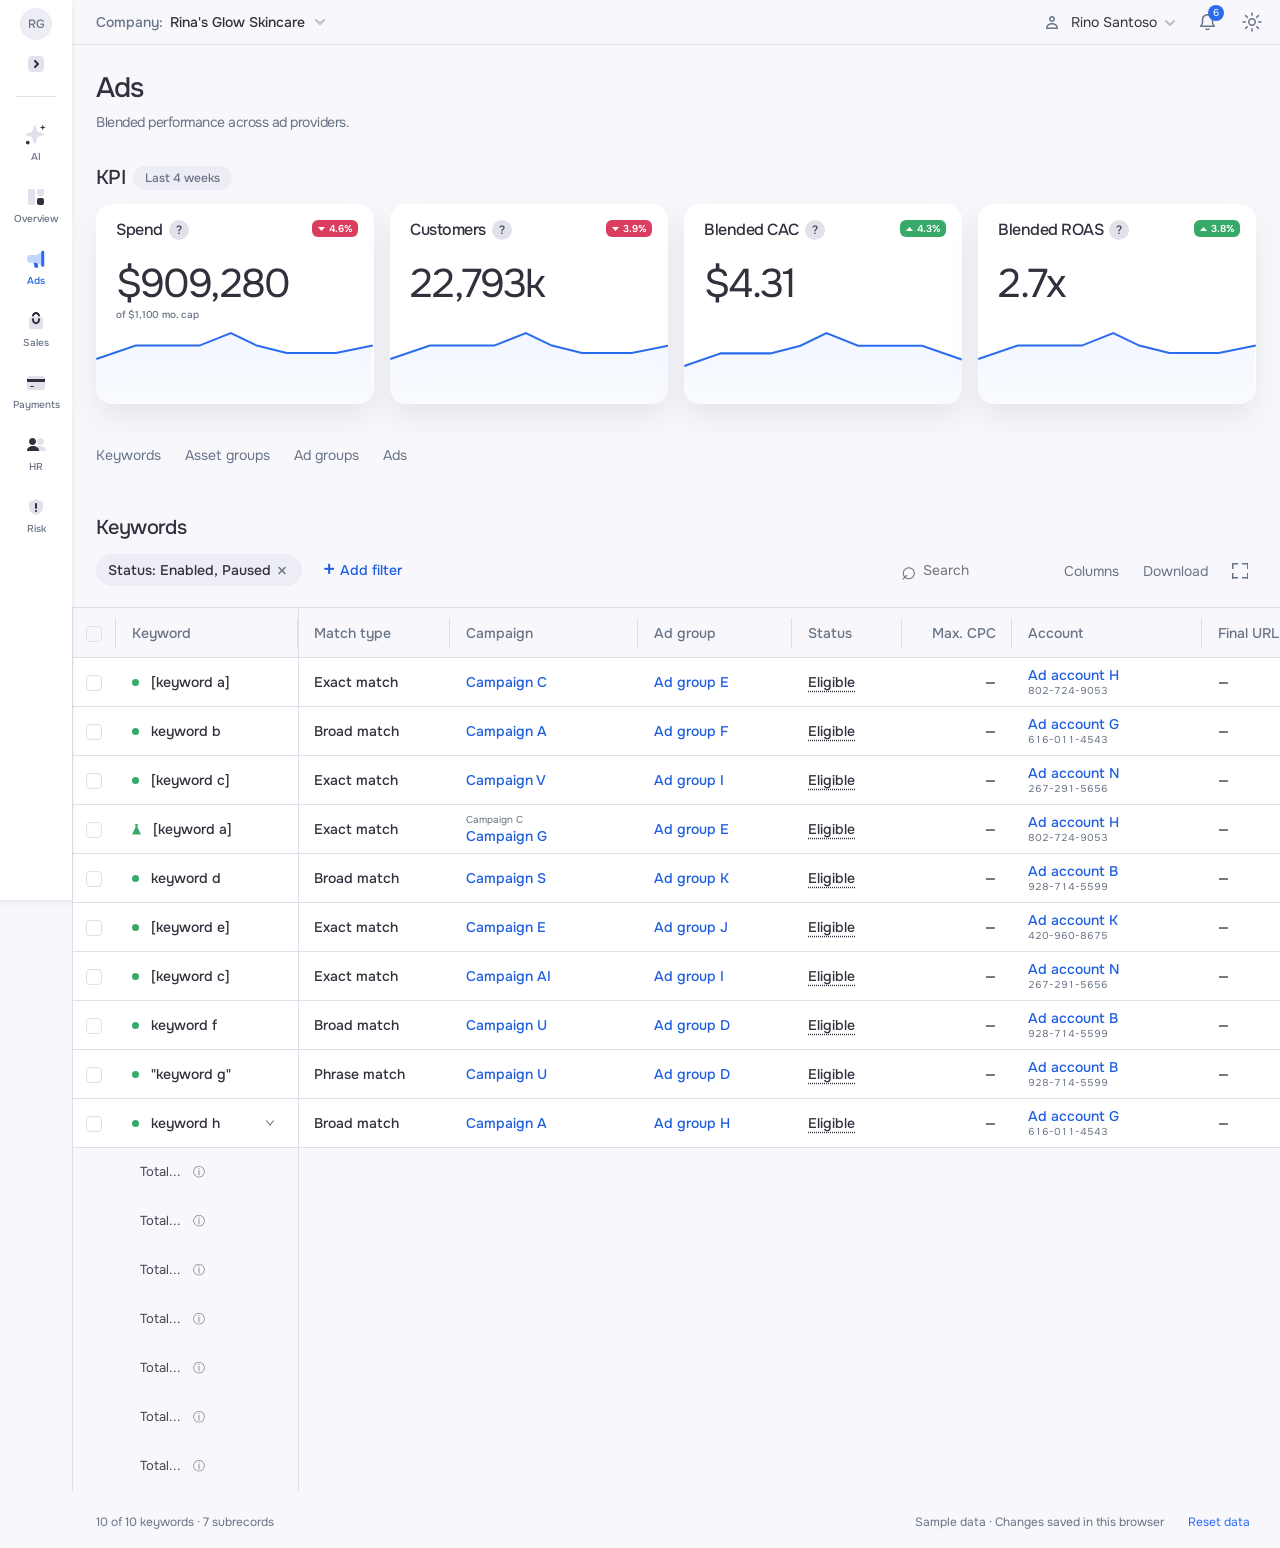
<file: index.html>
<!doctype html>
<html lang="en">
<head><meta charset="utf-8"><meta name="viewport" content="width=device-width, initial-scale=1"><meta name="theme-color" content="#f8f8fc"><title>Ads · Rina's Glow Skincare</title><link rel="stylesheet" href="styles.css"><link rel="stylesheet" href="themes.css"><link rel="stylesheet" href="variant.css"><link rel="stylesheet" href="examples.css"></head>
<body class="layout-fixed">
<aside class="sidebar" aria-label="Main navigation">
  <div class="brand"><img src="assets/imgEllipse3.svg" data-light-src="assets/imgEllipse3.svg" data-dark-src="assets/dark/imgEllipse3.svg" alt=""><span>RG</span></div>
  <div class="sidebar-company"><p>Rina's Glow Skincare</p><span>Partner Portal</span></div>
  <button class="rail-toggle" aria-label="Expand navigation" aria-expanded="false" aria-controls="main-navigation"><img src="assets/imgFrame49.svg" data-light-src="assets/imgFrame49.svg" data-dark-src="assets/dark/imgFrame49.svg" alt=""></button>
  <img class="rail-rule compact-rule" src="assets/imgVector14.svg" data-light-src="assets/imgVector14.svg" data-dark-src="assets/dark/imgVector14.svg" alt="">
  <img class="rail-rule expanded-rule" src="assets/menu-divider.svg" data-light-src="assets/menu-divider.svg" data-dark-src="assets/dark/menu-divider.svg" alt="">
  <nav id="main-navigation"><button data-section="AI"><img src="assets/imgAi1.svg" data-light-src="assets/imgAi1.svg" data-dark-src="assets/dark/imgAi1.svg" alt=""><span>AI</span></button><button data-section="Overview"><span class="overview-icon"><i></i><i></i><i></i></span><span>Overview</span></button><button class="active" aria-current="page" data-section="Ads"><img src="assets/imgAds1.svg" data-light-src="assets/imgAds1.svg" data-dark-src="assets/dark/imgAds1.svg" alt=""><span>Ads</span></button><button data-section="Sales"><img src="assets/imgSales1.svg" data-light-src="assets/imgSales1.svg" data-dark-src="assets/dark/imgSales1.svg" alt=""><span>Sales</span></button><button data-section="Payments"><img src="assets/imgPayments1.svg" data-light-src="assets/imgPayments1.svg" data-dark-src="assets/dark/imgPayments1.svg" alt=""><span>Payments</span></button><button data-section="HR"><img src="assets/imgHr1.svg" data-light-src="assets/imgHr1.svg" data-dark-src="assets/dark/imgHr1.svg" alt=""><span>HR</span></button><button data-section="Risk"><img src="assets/imgRisk1.svg" data-light-src="assets/imgRisk1.svg" data-dark-src="assets/dark/imgRisk1.svg" alt=""><span>Risk</span></button></nav>
</aside>
<div class="app">
<header class="topbar"><div class="topbar-inner"><button class="company" id="company"><span>Company:</span> Rina's Glow Skincare <img src="assets/imgVector13.svg" alt=""></button><div class="account-tools"><button id="profile"><img src="assets/imgFrame59.svg" alt=""><span>Rino Santoso</span><img src="assets/imgFrame61.svg" alt=""></button><button id="notifications" class="notification" aria-label="Notifications, 6 unread"><img src="assets/imgNotifications1.svg" alt=""><span>6</span></button><button id="theme" aria-label="Switch color theme"><img src="assets/imgSun1.svg" alt=""></button></div></div></header>
<main>
<div class="content">
  <div class="page-title"><h1>Ads</h1><p>Blended performance across ad providers.</p></div>
  <section class="kpi-section" aria-labelledby="kpi-title"><div class="section-heading"><h2 id="kpi-title">KPI</h2><span class="period">Last 4 weeks</span></div><div class="kpi-grid" id="kpis"></div></section>
</div>
<nav class="example-tabs" aria-label="Table examples"><a href="index.html">Keywords</a><a href="asset-groups.html">Asset groups</a><a href="ad-groups.html">Ad groups</a><a href="ads.html">Ads</a></nav><section class="keywords" id="keywords" aria-labelledby="keywords-title">
  <div class="keywords-heading"><h2 id="keywords-title">Keywords</h2><span id="result-count" aria-live="polite"></span></div>
  <div class="table-toolbar"><div class="filter-tools"><span class="filter-chip" id="status-chip"><button id="status-filter">Status: Enabled, Paused</button><button id="remove-status" aria-label="Remove status filter"><img src="assets/filter-remove.svg" alt=""></button></span><button class="chip" id="add-filter"><span class="plus">+</span> Add filter</button><span id="filter-chips"></span></div><div class="table-tools"><label class="search"><span aria-hidden="true">⌕</span><input type="search" id="search" aria-label="Search keywords" placeholder="Search"></label><button id="columns" title="Choose columns">Columns</button><button id="download" title="Download filtered rows as CSV">Download</button><button id="expand" aria-label="Expand table" title="Expand table"><span class="expand-icon" aria-hidden="true"></span></button></div></div>
  <div class="bulk-bar" id="bulk-bar" hidden><strong id="selection-count"></strong><button data-bulk="Enabled">Enable</button><button data-bulk="Paused">Pause</button><button id="clear-selection">Clear selection</button></div>
  <div class="table-scroll" tabindex="0" role="region" aria-label="Keywords table, scroll horizontally to see all columns"><table id="keyword-table"><caption class="sr-only">Advertising keywords and performance, transcribed from the supplied table.</caption><colgroup id="table-cols"></colgroup><thead id="table-head"></thead><tbody id="table-body"></tbody></table></div>
  <footer class="table-footer"><span id="table-count"></span><span>Sample data · Changes saved in this browser</span><button id="reset">Reset data</button></footer>
</section>
</main>
</div>
<dialog id="dialog"><div class="dialog-heading"><h2 id="dialog-title"></h2><button id="dialog-close" aria-label="Close dialog">×</button></div><div id="dialog-content"></div></dialog><div id="toast" role="status" hidden></div>
<script src="data.js"></script><script src="app.js"></script>
</body></html>
</file>
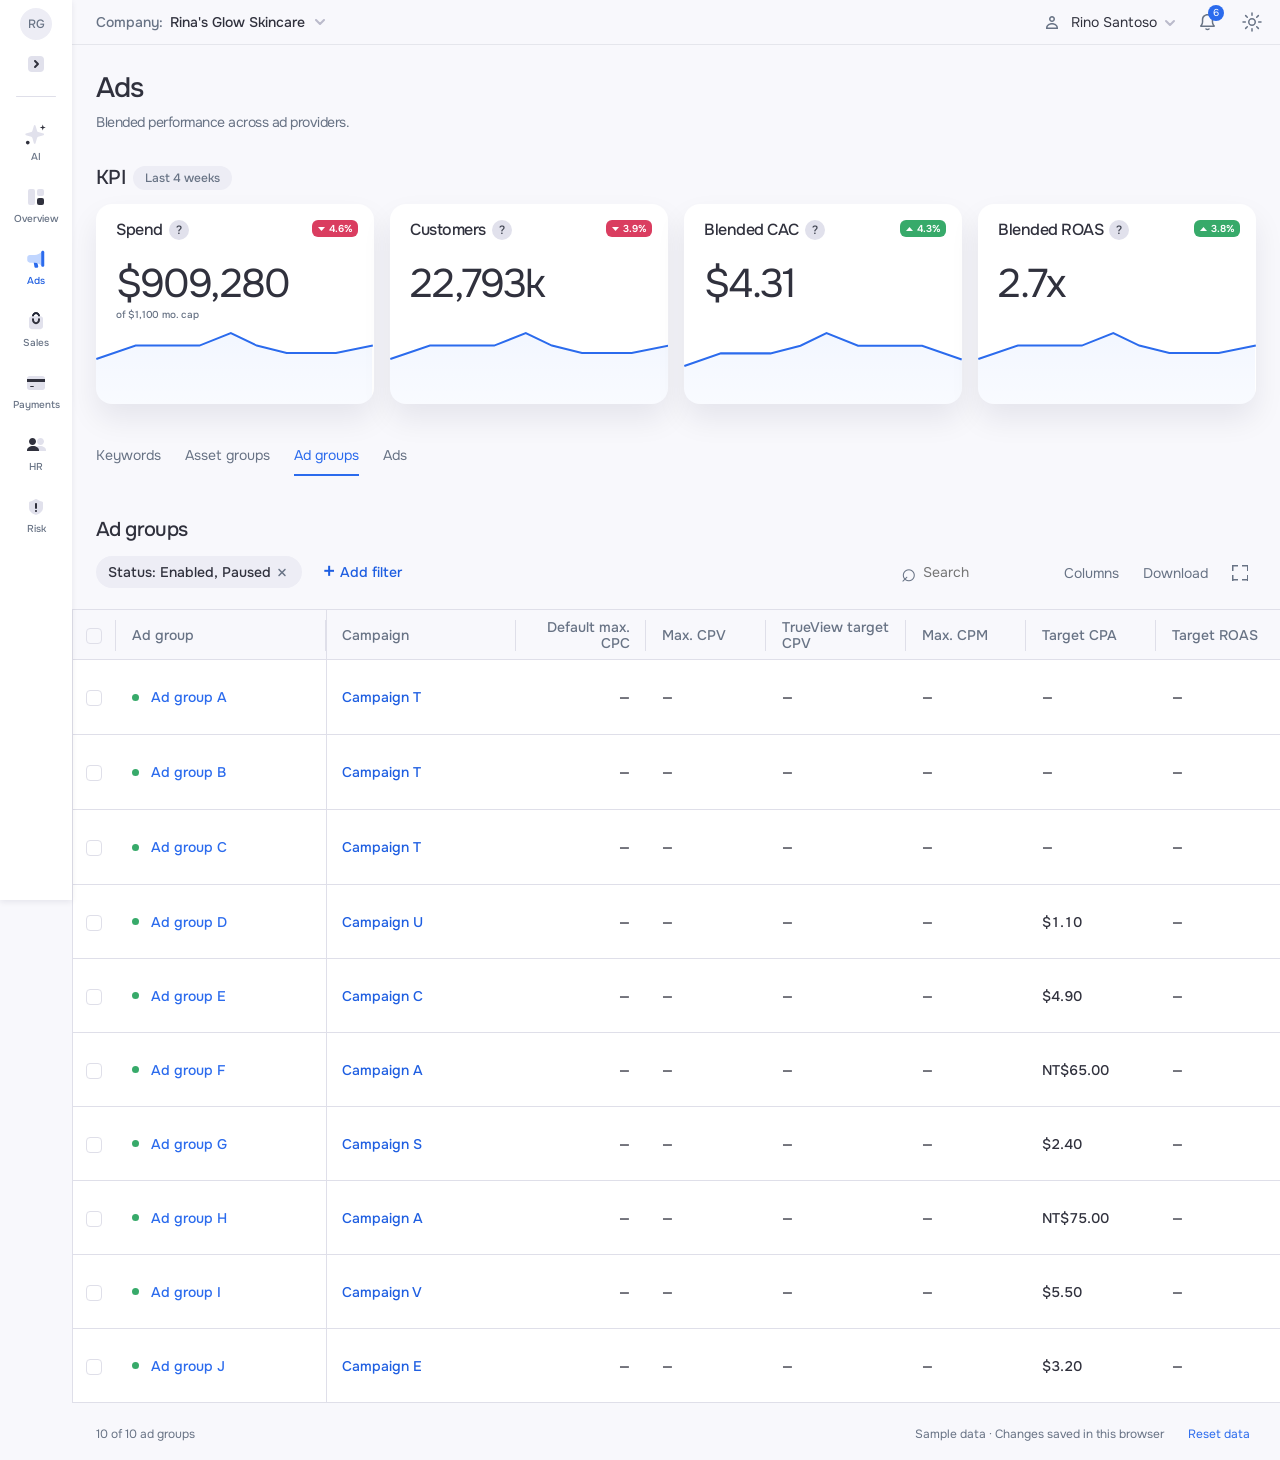
<file: ad-groups.html>
<!doctype html>
<html lang="en">
<head><meta charset="utf-8"><meta name="viewport" content="width=device-width, initial-scale=1"><meta name="theme-color" content="#f8f8fc"><title>Ads · Rina's Glow Skincare</title><link rel="stylesheet" href="styles.css"><link rel="stylesheet" href="themes.css"><link rel="stylesheet" href="variant.css"><link rel="stylesheet" href="examples.css"></head>
<body class="layout-fixed example-page groups" data-table-title="Ad groups">
<aside class="sidebar" aria-label="Main navigation">
  <div class="brand"><img src="assets/imgEllipse3.svg" data-light-src="assets/imgEllipse3.svg" data-dark-src="assets/dark/imgEllipse3.svg" alt=""><span>RG</span></div>
  <div class="sidebar-company"><p>Rina's Glow Skincare</p><span>Partner Portal</span></div>
  <button class="rail-toggle" aria-label="Expand navigation" aria-expanded="false" aria-controls="main-navigation"><img src="assets/imgFrame49.svg" data-light-src="assets/imgFrame49.svg" data-dark-src="assets/dark/imgFrame49.svg" alt=""></button>
  <img class="rail-rule compact-rule" src="assets/imgVector14.svg" data-light-src="assets/imgVector14.svg" data-dark-src="assets/dark/imgVector14.svg" alt="">
  <img class="rail-rule expanded-rule" src="assets/menu-divider.svg" data-light-src="assets/menu-divider.svg" data-dark-src="assets/dark/menu-divider.svg" alt="">
  <nav id="main-navigation"><button data-section="AI"><img src="assets/imgAi1.svg" data-light-src="assets/imgAi1.svg" data-dark-src="assets/dark/imgAi1.svg" alt=""><span>AI</span></button><button data-section="Overview"><span class="overview-icon"><i></i><i></i><i></i></span><span>Overview</span></button><button class="active" aria-current="page" data-section="Ads"><img src="assets/imgAds1.svg" data-light-src="assets/imgAds1.svg" data-dark-src="assets/dark/imgAds1.svg" alt=""><span>Ads</span></button><button data-section="Sales"><img src="assets/imgSales1.svg" data-light-src="assets/imgSales1.svg" data-dark-src="assets/dark/imgSales1.svg" alt=""><span>Sales</span></button><button data-section="Payments"><img src="assets/imgPayments1.svg" data-light-src="assets/imgPayments1.svg" data-dark-src="assets/dark/imgPayments1.svg" alt=""><span>Payments</span></button><button data-section="HR"><img src="assets/imgHr1.svg" data-light-src="assets/imgHr1.svg" data-dark-src="assets/dark/imgHr1.svg" alt=""><span>HR</span></button><button data-section="Risk"><img src="assets/imgRisk1.svg" data-light-src="assets/imgRisk1.svg" data-dark-src="assets/dark/imgRisk1.svg" alt=""><span>Risk</span></button></nav>
</aside>
<div class="app">
<header class="topbar"><div class="topbar-inner"><button class="company" id="company"><span>Company:</span> Rina's Glow Skincare <img src="assets/imgVector13.svg" alt=""></button><div class="account-tools"><button id="profile"><img src="assets/imgFrame59.svg" alt=""><span>Rino Santoso</span><img src="assets/imgFrame61.svg" alt=""></button><button id="notifications" class="notification" aria-label="Notifications, 6 unread"><img src="assets/imgNotifications1.svg" alt=""><span>6</span></button><button id="theme" aria-label="Switch color theme"><img src="assets/imgSun1.svg" alt=""></button></div></div></header>
<main>
<div class="content">
  <div class="page-title"><h1>Ads</h1><p>Blended performance across ad providers.</p></div>
  <section class="kpi-section" aria-labelledby="kpi-title"><div class="section-heading"><h2 id="kpi-title">KPI</h2><span class="period">Last 4 weeks</span></div><div class="kpi-grid" id="kpis"></div></section>
</div>
<nav class="example-tabs" aria-label="Table examples"><a href="index.html">Keywords</a><a href="asset-groups.html">Asset groups</a><a href="ad-groups.html">Ad groups</a><a href="ads.html">Ads</a></nav><section class="keywords" id="keywords" aria-labelledby="keywords-title">
  <div class="keywords-heading"><h2 id="keywords-title">Keywords</h2><span id="result-count" aria-live="polite"></span></div>
  <div class="table-toolbar"><div class="filter-tools"><span class="filter-chip" id="status-chip"><button id="status-filter">Status: Enabled, Paused</button><button id="remove-status" aria-label="Remove status filter"><img src="assets/filter-remove.svg" alt=""></button></span><button class="chip" id="add-filter"><span class="plus">+</span> Add filter</button><span id="filter-chips"></span></div><div class="table-tools"><label class="search"><span aria-hidden="true">⌕</span><input type="search" id="search" aria-label="Search keywords" placeholder="Search"></label><button id="columns" title="Choose columns">Columns</button><button id="download" title="Download filtered rows as CSV">Download</button><button id="expand" aria-label="Expand table" title="Expand table"><span class="expand-icon" aria-hidden="true"></span></button></div></div>
  <div class="bulk-bar" id="bulk-bar" hidden><strong id="selection-count"></strong><button data-bulk="Enabled">Enable</button><button data-bulk="Paused">Pause</button><button id="clear-selection">Clear selection</button></div>
  <div class="table-scroll" tabindex="0" role="region" aria-label="Keywords table, scroll horizontally to see all columns"><table id="keyword-table"><caption class="sr-only">Advertising keywords and performance, transcribed from the supplied table.</caption><colgroup id="table-cols"></colgroup><thead id="table-head"></thead><tbody id="table-body"></tbody></table></div>
  <footer class="table-footer"><span id="table-count"></span><span>Sample data · Changes saved in this browser</span><button id="reset">Reset data</button></footer>
</section>
</main>
</div>
<dialog id="dialog"><div class="dialog-heading"><h2 id="dialog-title"></h2><button id="dialog-close" aria-label="Close dialog">×</button></div><div id="dialog-content"></div></dialog><div id="toast" role="status" hidden></div>
<script src="ad-groups-data.js"></script><script src="app.js"></script><script src="examples.js"></script>
</body></html>
</file>
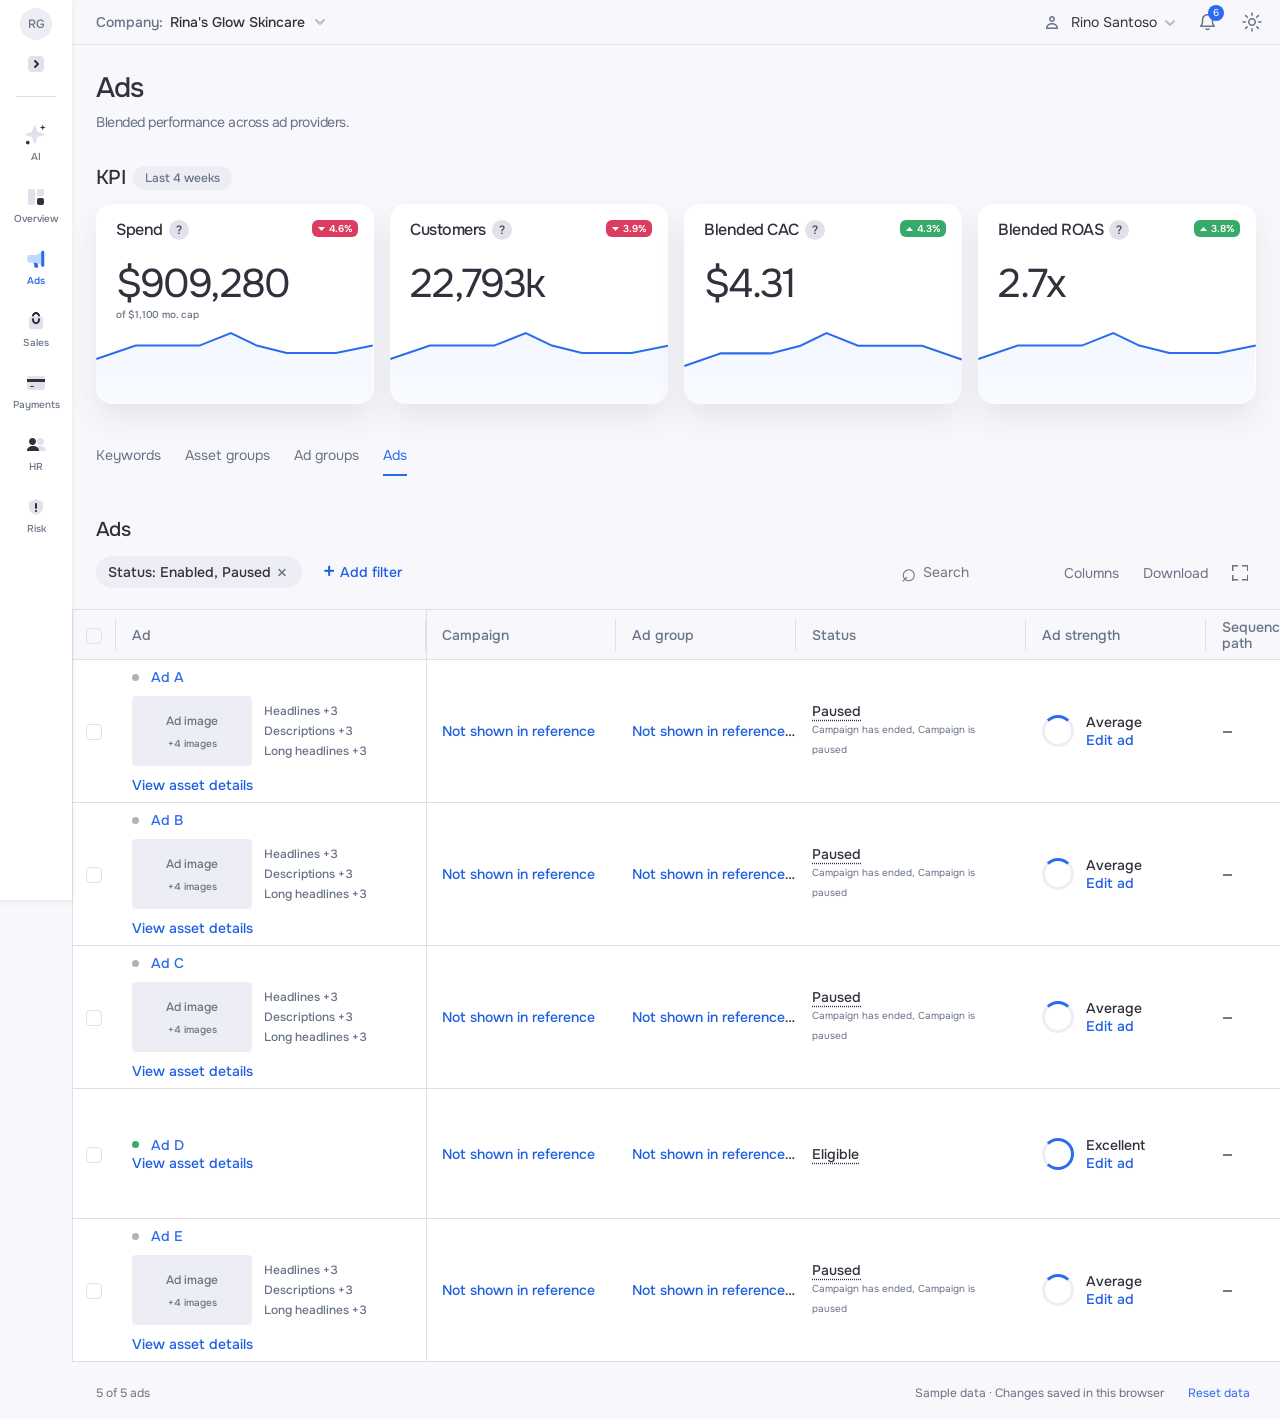
<file: ads.html>
<!doctype html>
<html lang="en">
<head><meta charset="utf-8"><meta name="viewport" content="width=device-width, initial-scale=1"><meta name="theme-color" content="#f8f8fc"><title>Ads · Rina's Glow Skincare</title><link rel="stylesheet" href="styles.css"><link rel="stylesheet" href="themes.css"><link rel="stylesheet" href="variant.css"><link rel="stylesheet" href="examples.css"></head>
<body class="layout-fixed example-page ads" data-table-title="Ads">
<aside class="sidebar" aria-label="Main navigation">
  <div class="brand"><img src="assets/imgEllipse3.svg" data-light-src="assets/imgEllipse3.svg" data-dark-src="assets/dark/imgEllipse3.svg" alt=""><span>RG</span></div>
  <div class="sidebar-company"><p>Rina's Glow Skincare</p><span>Partner Portal</span></div>
  <button class="rail-toggle" aria-label="Expand navigation" aria-expanded="false" aria-controls="main-navigation"><img src="assets/imgFrame49.svg" data-light-src="assets/imgFrame49.svg" data-dark-src="assets/dark/imgFrame49.svg" alt=""></button>
  <img class="rail-rule compact-rule" src="assets/imgVector14.svg" data-light-src="assets/imgVector14.svg" data-dark-src="assets/dark/imgVector14.svg" alt="">
  <img class="rail-rule expanded-rule" src="assets/menu-divider.svg" data-light-src="assets/menu-divider.svg" data-dark-src="assets/dark/menu-divider.svg" alt="">
  <nav id="main-navigation"><button data-section="AI"><img src="assets/imgAi1.svg" data-light-src="assets/imgAi1.svg" data-dark-src="assets/dark/imgAi1.svg" alt=""><span>AI</span></button><button data-section="Overview"><span class="overview-icon"><i></i><i></i><i></i></span><span>Overview</span></button><button class="active" aria-current="page" data-section="Ads"><img src="assets/imgAds1.svg" data-light-src="assets/imgAds1.svg" data-dark-src="assets/dark/imgAds1.svg" alt=""><span>Ads</span></button><button data-section="Sales"><img src="assets/imgSales1.svg" data-light-src="assets/imgSales1.svg" data-dark-src="assets/dark/imgSales1.svg" alt=""><span>Sales</span></button><button data-section="Payments"><img src="assets/imgPayments1.svg" data-light-src="assets/imgPayments1.svg" data-dark-src="assets/dark/imgPayments1.svg" alt=""><span>Payments</span></button><button data-section="HR"><img src="assets/imgHr1.svg" data-light-src="assets/imgHr1.svg" data-dark-src="assets/dark/imgHr1.svg" alt=""><span>HR</span></button><button data-section="Risk"><img src="assets/imgRisk1.svg" data-light-src="assets/imgRisk1.svg" data-dark-src="assets/dark/imgRisk1.svg" alt=""><span>Risk</span></button></nav>
</aside>
<div class="app">
<header class="topbar"><div class="topbar-inner"><button class="company" id="company"><span>Company:</span> Rina's Glow Skincare <img src="assets/imgVector13.svg" alt=""></button><div class="account-tools"><button id="profile"><img src="assets/imgFrame59.svg" alt=""><span>Rino Santoso</span><img src="assets/imgFrame61.svg" alt=""></button><button id="notifications" class="notification" aria-label="Notifications, 6 unread"><img src="assets/imgNotifications1.svg" alt=""><span>6</span></button><button id="theme" aria-label="Switch color theme"><img src="assets/imgSun1.svg" alt=""></button></div></div></header>
<main>
<div class="content">
  <div class="page-title"><h1>Ads</h1><p>Blended performance across ad providers.</p></div>
  <section class="kpi-section" aria-labelledby="kpi-title"><div class="section-heading"><h2 id="kpi-title">KPI</h2><span class="period">Last 4 weeks</span></div><div class="kpi-grid" id="kpis"></div></section>
</div>
<nav class="example-tabs" aria-label="Table examples"><a href="index.html">Keywords</a><a href="asset-groups.html">Asset groups</a><a href="ad-groups.html">Ad groups</a><a href="ads.html">Ads</a></nav><section class="keywords" id="keywords" aria-labelledby="keywords-title">
  <div class="keywords-heading"><h2 id="keywords-title">Keywords</h2><span id="result-count" aria-live="polite"></span></div>
  <div class="table-toolbar"><div class="filter-tools"><span class="filter-chip" id="status-chip"><button id="status-filter">Status: Enabled, Paused</button><button id="remove-status" aria-label="Remove status filter"><img src="assets/filter-remove.svg" alt=""></button></span><button class="chip" id="add-filter"><span class="plus">+</span> Add filter</button><span id="filter-chips"></span></div><div class="table-tools"><label class="search"><span aria-hidden="true">⌕</span><input type="search" id="search" aria-label="Search keywords" placeholder="Search"></label><button id="columns" title="Choose columns">Columns</button><button id="download" title="Download filtered rows as CSV">Download</button><button id="expand" aria-label="Expand table" title="Expand table"><span class="expand-icon" aria-hidden="true"></span></button></div></div>
  <div class="bulk-bar" id="bulk-bar" hidden><strong id="selection-count"></strong><button data-bulk="Enabled">Enable</button><button data-bulk="Paused">Pause</button><button id="clear-selection">Clear selection</button></div>
  <div class="table-scroll" tabindex="0" role="region" aria-label="Keywords table, scroll horizontally to see all columns"><table id="keyword-table"><caption class="sr-only">Advertising keywords and performance, transcribed from the supplied table.</caption><colgroup id="table-cols"></colgroup><thead id="table-head"></thead><tbody id="table-body"></tbody></table></div>
  <footer class="table-footer"><span id="table-count"></span><span>Sample data · Changes saved in this browser</span><button id="reset">Reset data</button></footer>
</section>
</main>
</div>
<dialog id="dialog"><div class="dialog-heading"><h2 id="dialog-title"></h2><button id="dialog-close" aria-label="Close dialog">×</button></div><div id="dialog-content"></div></dialog><div id="toast" role="status" hidden></div>
<script src="ads-data.js"></script><script src="app.js"></script><script src="examples.js"></script>
</body></html>
</file>
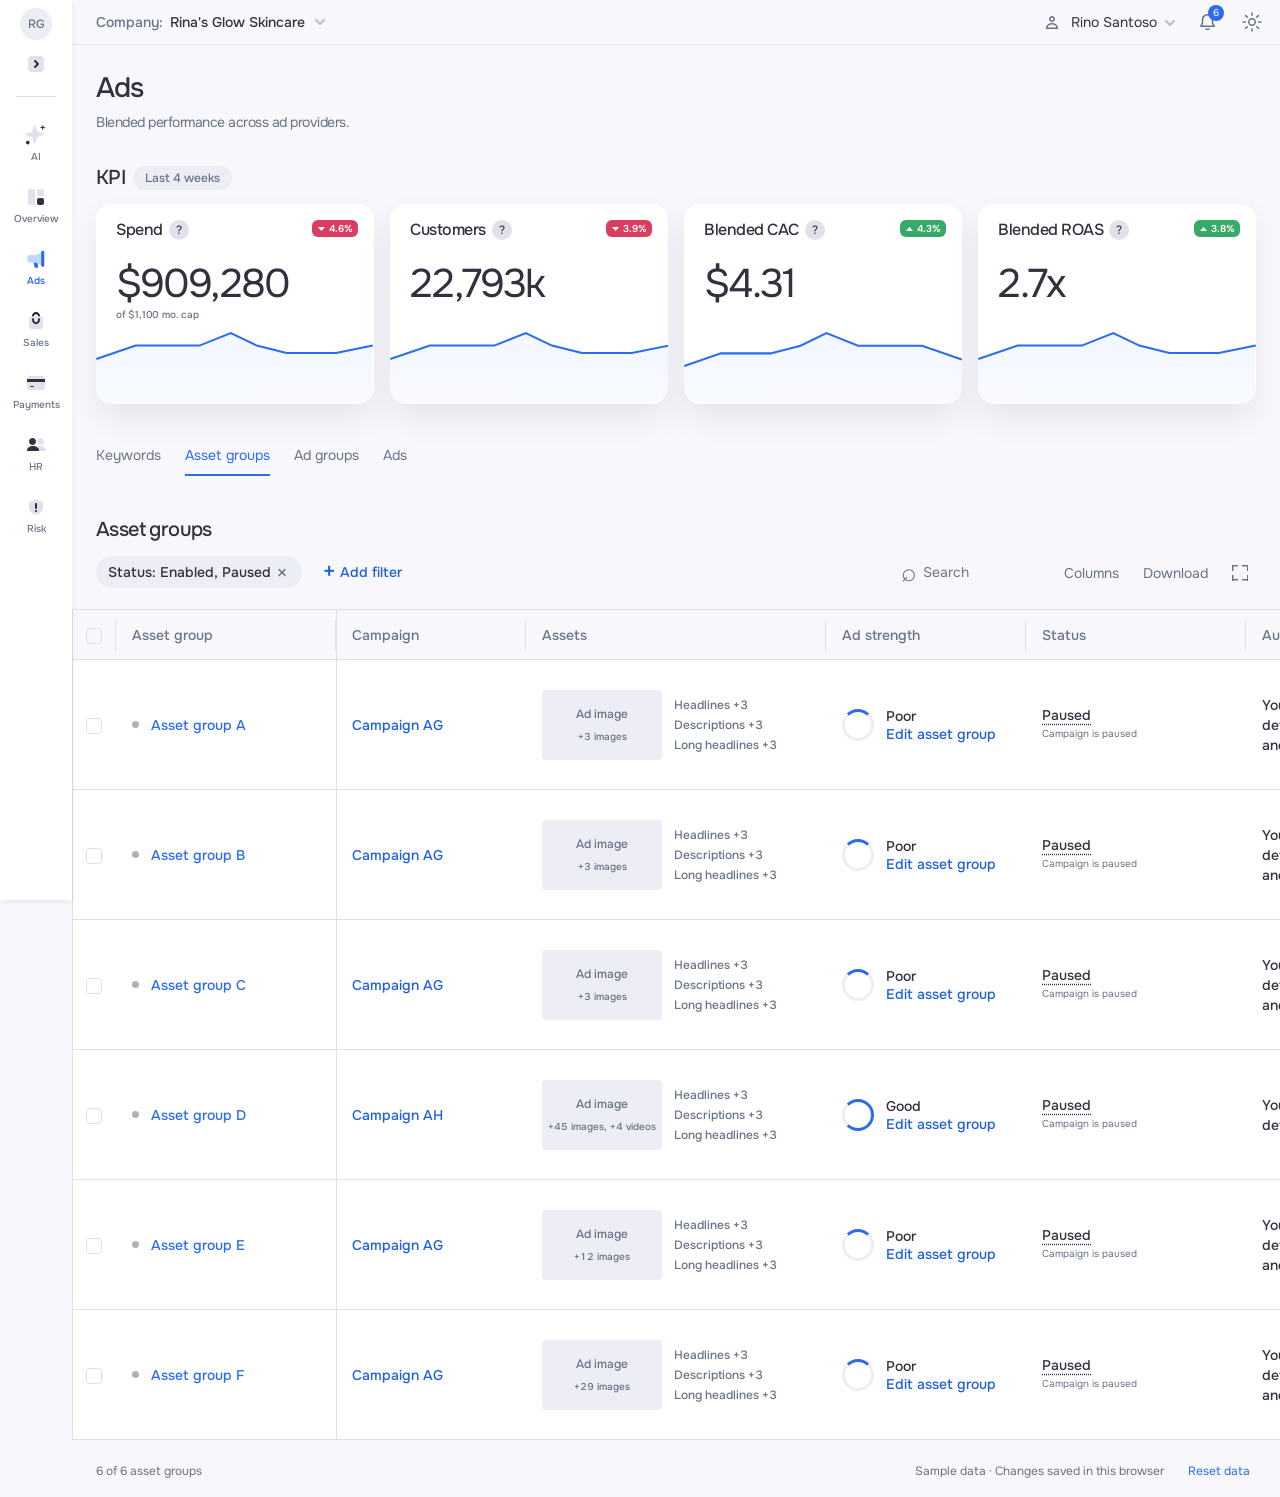
<file: asset-groups.html>
<!doctype html>
<html lang="en">
<head><meta charset="utf-8"><meta name="viewport" content="width=device-width, initial-scale=1"><meta name="theme-color" content="#f8f8fc"><title>Ads · Rina's Glow Skincare</title><link rel="stylesheet" href="styles.css"><link rel="stylesheet" href="themes.css"><link rel="stylesheet" href="variant.css"><link rel="stylesheet" href="examples.css"></head>
<body class="layout-fixed example-page assets" data-table-title="Asset groups">
<aside class="sidebar" aria-label="Main navigation">
  <div class="brand"><img src="assets/imgEllipse3.svg" data-light-src="assets/imgEllipse3.svg" data-dark-src="assets/dark/imgEllipse3.svg" alt=""><span>RG</span></div>
  <div class="sidebar-company"><p>Rina's Glow Skincare</p><span>Partner Portal</span></div>
  <button class="rail-toggle" aria-label="Expand navigation" aria-expanded="false" aria-controls="main-navigation"><img src="assets/imgFrame49.svg" data-light-src="assets/imgFrame49.svg" data-dark-src="assets/dark/imgFrame49.svg" alt=""></button>
  <img class="rail-rule compact-rule" src="assets/imgVector14.svg" data-light-src="assets/imgVector14.svg" data-dark-src="assets/dark/imgVector14.svg" alt="">
  <img class="rail-rule expanded-rule" src="assets/menu-divider.svg" data-light-src="assets/menu-divider.svg" data-dark-src="assets/dark/menu-divider.svg" alt="">
  <nav id="main-navigation"><button data-section="AI"><img src="assets/imgAi1.svg" data-light-src="assets/imgAi1.svg" data-dark-src="assets/dark/imgAi1.svg" alt=""><span>AI</span></button><button data-section="Overview"><span class="overview-icon"><i></i><i></i><i></i></span><span>Overview</span></button><button class="active" aria-current="page" data-section="Ads"><img src="assets/imgAds1.svg" data-light-src="assets/imgAds1.svg" data-dark-src="assets/dark/imgAds1.svg" alt=""><span>Ads</span></button><button data-section="Sales"><img src="assets/imgSales1.svg" data-light-src="assets/imgSales1.svg" data-dark-src="assets/dark/imgSales1.svg" alt=""><span>Sales</span></button><button data-section="Payments"><img src="assets/imgPayments1.svg" data-light-src="assets/imgPayments1.svg" data-dark-src="assets/dark/imgPayments1.svg" alt=""><span>Payments</span></button><button data-section="HR"><img src="assets/imgHr1.svg" data-light-src="assets/imgHr1.svg" data-dark-src="assets/dark/imgHr1.svg" alt=""><span>HR</span></button><button data-section="Risk"><img src="assets/imgRisk1.svg" data-light-src="assets/imgRisk1.svg" data-dark-src="assets/dark/imgRisk1.svg" alt=""><span>Risk</span></button></nav>
</aside>
<div class="app">
<header class="topbar"><div class="topbar-inner"><button class="company" id="company"><span>Company:</span> Rina's Glow Skincare <img src="assets/imgVector13.svg" alt=""></button><div class="account-tools"><button id="profile"><img src="assets/imgFrame59.svg" alt=""><span>Rino Santoso</span><img src="assets/imgFrame61.svg" alt=""></button><button id="notifications" class="notification" aria-label="Notifications, 6 unread"><img src="assets/imgNotifications1.svg" alt=""><span>6</span></button><button id="theme" aria-label="Switch color theme"><img src="assets/imgSun1.svg" alt=""></button></div></div></header>
<main>
<div class="content">
  <div class="page-title"><h1>Ads</h1><p>Blended performance across ad providers.</p></div>
  <section class="kpi-section" aria-labelledby="kpi-title"><div class="section-heading"><h2 id="kpi-title">KPI</h2><span class="period">Last 4 weeks</span></div><div class="kpi-grid" id="kpis"></div></section>
</div>
<nav class="example-tabs" aria-label="Table examples"><a href="index.html">Keywords</a><a href="asset-groups.html">Asset groups</a><a href="ad-groups.html">Ad groups</a><a href="ads.html">Ads</a></nav><section class="keywords" id="keywords" aria-labelledby="keywords-title">
  <div class="keywords-heading"><h2 id="keywords-title">Keywords</h2><span id="result-count" aria-live="polite"></span></div>
  <div class="table-toolbar"><div class="filter-tools"><span class="filter-chip" id="status-chip"><button id="status-filter">Status: Enabled, Paused</button><button id="remove-status" aria-label="Remove status filter"><img src="assets/filter-remove.svg" alt=""></button></span><button class="chip" id="add-filter"><span class="plus">+</span> Add filter</button><span id="filter-chips"></span></div><div class="table-tools"><label class="search"><span aria-hidden="true">⌕</span><input type="search" id="search" aria-label="Search keywords" placeholder="Search"></label><button id="columns" title="Choose columns">Columns</button><button id="download" title="Download filtered rows as CSV">Download</button><button id="expand" aria-label="Expand table" title="Expand table"><span class="expand-icon" aria-hidden="true"></span></button></div></div>
  <div class="bulk-bar" id="bulk-bar" hidden><strong id="selection-count"></strong><button data-bulk="Enabled">Enable</button><button data-bulk="Paused">Pause</button><button id="clear-selection">Clear selection</button></div>
  <div class="table-scroll" tabindex="0" role="region" aria-label="Keywords table, scroll horizontally to see all columns"><table id="keyword-table"><caption class="sr-only">Advertising keywords and performance, transcribed from the supplied table.</caption><colgroup id="table-cols"></colgroup><thead id="table-head"></thead><tbody id="table-body"></tbody></table></div>
  <footer class="table-footer"><span id="table-count"></span><span>Sample data · Changes saved in this browser</span><button id="reset">Reset data</button></footer>
</section>
</main>
</div>
<dialog id="dialog"><div class="dialog-heading"><h2 id="dialog-title"></h2><button id="dialog-close" aria-label="Close dialog">×</button></div><div id="dialog-content"></div></dialog><div id="toast" role="status" hidden></div>
<script src="asset-groups-data.js"></script><script src="app.js"></script><script src="examples.js"></script>
</body></html>
</file>
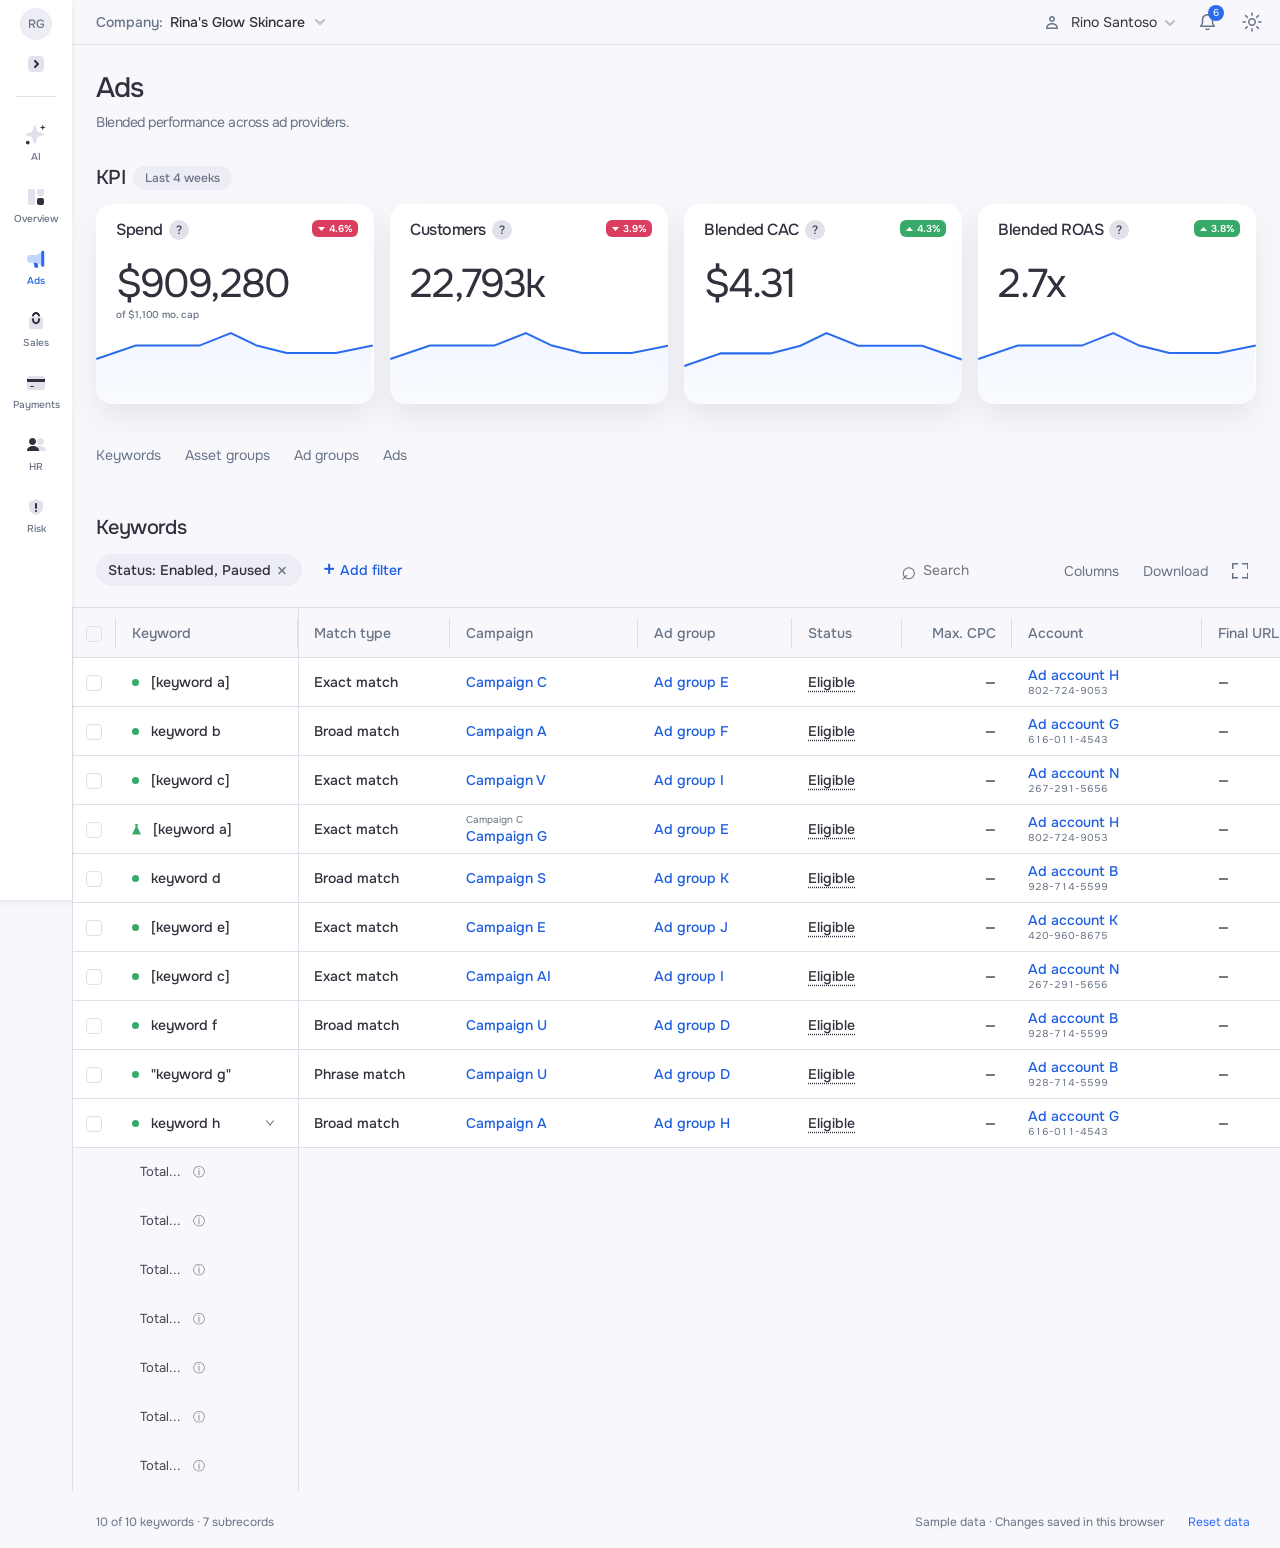
<file: variant.html>
<!doctype html>
<html lang="en">
<head><meta charset="utf-8"><meta name="viewport" content="width=device-width, initial-scale=1"><meta name="theme-color" content="#f8f8fc"><title>Ads · Fixed-width version</title><link rel="stylesheet" href="styles.css"><link rel="stylesheet" href="themes.css"><link rel="stylesheet" href="variant.css"><link rel="stylesheet" href="examples.css"></head>
<body class="layout-fixed">
<aside class="sidebar" aria-label="Main navigation">
  <div class="brand"><img src="assets/imgEllipse3.svg" data-light-src="assets/imgEllipse3.svg" data-dark-src="assets/dark/imgEllipse3.svg" alt=""><span>RG</span></div>
  <div class="sidebar-company"><p>Rina's Glow Skincare</p><span>Partner Portal</span></div>
  <button class="rail-toggle" aria-label="Expand navigation" aria-expanded="false" aria-controls="main-navigation"><img src="assets/imgFrame49.svg" data-light-src="assets/imgFrame49.svg" data-dark-src="assets/dark/imgFrame49.svg" alt=""></button>
  <img class="rail-rule compact-rule" src="assets/imgVector14.svg" data-light-src="assets/imgVector14.svg" data-dark-src="assets/dark/imgVector14.svg" alt="">
  <img class="rail-rule expanded-rule" src="assets/menu-divider.svg" data-light-src="assets/menu-divider.svg" data-dark-src="assets/dark/menu-divider.svg" alt="">
  <nav id="main-navigation"><button data-section="AI"><img src="assets/imgAi1.svg" data-light-src="assets/imgAi1.svg" data-dark-src="assets/dark/imgAi1.svg" alt=""><span>AI</span></button><button data-section="Overview"><span class="overview-icon"><i></i><i></i><i></i></span><span>Overview</span></button><button class="active" aria-current="page" data-section="Ads"><img src="assets/imgAds1.svg" data-light-src="assets/imgAds1.svg" data-dark-src="assets/dark/imgAds1.svg" alt=""><span>Ads</span></button><button data-section="Sales"><img src="assets/imgSales1.svg" data-light-src="assets/imgSales1.svg" data-dark-src="assets/dark/imgSales1.svg" alt=""><span>Sales</span></button><button data-section="Payments"><img src="assets/imgPayments1.svg" data-light-src="assets/imgPayments1.svg" data-dark-src="assets/dark/imgPayments1.svg" alt=""><span>Payments</span></button><button data-section="HR"><img src="assets/imgHr1.svg" data-light-src="assets/imgHr1.svg" data-dark-src="assets/dark/imgHr1.svg" alt=""><span>HR</span></button><button data-section="Risk"><img src="assets/imgRisk1.svg" data-light-src="assets/imgRisk1.svg" data-dark-src="assets/dark/imgRisk1.svg" alt=""><span>Risk</span></button></nav>
</aside>
<div class="app">
<header class="topbar"><div class="topbar-inner"><button class="company" id="company"><span>Company:</span> Rina's Glow Skincare <img src="assets/imgVector13.svg" alt=""></button><div class="account-tools"><button id="profile"><img src="assets/imgFrame59.svg" alt=""><span>Rino Santoso</span><img src="assets/imgFrame61.svg" alt=""></button><button id="notifications" class="notification" aria-label="Notifications, 6 unread"><img src="assets/imgNotifications1.svg" alt=""><span>6</span></button><button id="theme" aria-label="Switch color theme"><img src="assets/imgSun1.svg" alt=""></button></div></div></header>
<main>
<div class="content">
  <div class="page-title"><h1>Ads</h1><p>Blended performance across ad providers.</p></div>
  <section class="kpi-section" aria-labelledby="kpi-title"><div class="section-heading"><h2 id="kpi-title">KPI</h2><span class="period">Last 4 weeks</span></div><div class="kpi-grid" id="kpis"></div></section>
</div>
<nav class="example-tabs" aria-label="Table examples"><a href="index.html">Keywords</a><a href="asset-groups.html">Asset groups</a><a href="ad-groups.html">Ad groups</a><a href="ads.html">Ads</a></nav><section class="keywords" id="keywords" aria-labelledby="keywords-title">
  <div class="keywords-heading"><h2 id="keywords-title">Keywords</h2><span id="result-count" aria-live="polite"></span></div>
  <div class="table-toolbar"><div class="filter-tools"><span class="filter-chip" id="status-chip"><button id="status-filter">Status: Enabled, Paused</button><button id="remove-status" aria-label="Remove status filter"><img src="assets/filter-remove.svg" alt=""></button></span><button class="chip" id="add-filter"><span class="plus">+</span> Add filter</button><span id="filter-chips"></span></div><div class="table-tools"><label class="search"><span aria-hidden="true">⌕</span><input type="search" id="search" aria-label="Search keywords" placeholder="Search"></label><button id="columns" title="Choose columns">Columns</button><button id="download" title="Download filtered rows as CSV">Download</button><button id="expand" aria-label="Expand table" title="Expand table"><span class="expand-icon" aria-hidden="true"></span></button></div></div>
  <div class="bulk-bar" id="bulk-bar" hidden><strong id="selection-count"></strong><button data-bulk="Enabled">Enable</button><button data-bulk="Paused">Pause</button><button id="clear-selection">Clear selection</button></div>
  <div class="table-scroll" tabindex="0" role="region" aria-label="Keywords table, scroll horizontally to see all columns"><table id="keyword-table"><caption class="sr-only">Advertising keywords and performance, transcribed from the supplied table.</caption><colgroup id="table-cols"></colgroup><thead id="table-head"></thead><tbody id="table-body"></tbody></table></div>
  <footer class="table-footer"><span id="table-count"></span><span>Sample data · Changes saved in this browser</span><button id="reset">Reset data</button></footer>
</section>
</main>
</div>
<dialog id="dialog"><div class="dialog-heading"><h2 id="dialog-title"></h2><button id="dialog-close" aria-label="Close dialog">×</button></div><div id="dialog-content"></div></dialog><div id="toast" role="status" hidden></div>
<script src="data.js"></script><script src="app.js"></script>
</body></html>
</file>
<file: styles.css>
@font-face{font-family:Onest;src:url('assets/onest-400.ttf') format('truetype');font-weight:400;font-display:swap}@font-face{font-family:Onest;src:url('assets/onest-500.ttf') format('truetype');font-weight:500;font-display:swap}@font-face{font-family:Onest;src:url('assets/onest-600.ttf') format('truetype');font-weight:600;font-display:swap}
:root{--bg:#f8f8fc;--card:#fff;--accent:#ededf5;--ink:#30313d;--muted:#687385;--secondary:#414552;--blue:#2b6bed;--line:#e7e7f0;--rail:72px;--shadow:0 15px 30px rgba(8,16,52,.08)}*{box-sizing:border-box}body{margin:0;font-family:Onest,Arial,sans-serif;font-size:14px;color:var(--ink);background:var(--bg)}button,input,select{font:inherit}button{border:0;color:inherit;background:none;cursor:pointer}button:disabled{cursor:default;opacity:.45}button:focus-visible,a:focus-visible,input:focus-visible,select:focus-visible,[tabindex]:focus-visible{outline:2px solid var(--blue);outline-offset:3px}button:hover{filter:brightness(.97)}h1,h2,h3,h4,p{margin:0}h1{font-size:28px;line-height:32px;font-weight:500;letter-spacing:-.84px}h2{font-size:20px;line-height:28px;font-weight:500;letter-spacing:-.6px}img{display:block;max-width:none}button{display:inline-flex;align-items:center;justify-content:center;gap:7px}button.text-button{color:var(--blue);font-weight:600;padding:6px 0}.sidebar{position:fixed;z-index:30;inset:0 auto 0 0;width:var(--rail);background:var(--card);box-shadow:0 2px 6px #08103414;display:flex;align-items:center;flex-direction:column}.brand{position:relative;margin:8px 0 12px;width:32px;height:32px;display:grid;place-items:center}.brand img{position:absolute;inset:0}.brand span{position:relative;font-size:12px;font-weight:500;color:var(--muted)}.rail-toggle{padding:0;width:32px;height:24px}.rail-rule{margin-top:20px}.sidebar nav{width:100%;display:flex;flex-direction:column;gap:22px;margin-top:26px}.sidebar nav button{flex-direction:column;gap:4px;width:100%;padding:0;color:var(--muted);font-size:10px;font-weight:500;line-height:12px}.sidebar nav button.active{color:#1e5ee1}.overview-icon{position:relative;width:24px;height:24px}.overview-icon i{position:absolute;background:#dfdfeb;border-radius:2px;width:7px;height:7px;left:13px;top:4px}.overview-icon i:first-child{height:16px;left:4px}.overview-icon i:last-child{top:13px;background:#30313d}.app{margin-left:var(--rail);min-width:0}.topbar{height:44px;padding:0 16px 0 24px;display:flex;align-items:center;justify-content:space-between;box-shadow:0 1px 0 #08103414}.company{padding:0;font-weight:500;white-space:nowrap}.company>span{color:var(--muted)}.company>img{margin-left:3px}.account-tools{display:flex;align-items:center;gap:20px}.account-tools button{padding:0}.notification{position:relative}.notification>span{position:absolute;right:-4px;top:-5px;background:var(--blue);border-radius:8px;color:#fff;font-size:10px;line-height:16px;min-width:16px}.content{padding:28px 24px 0;width:100%}.page-title p{margin-top:8px;font-size:14px;line-height:20px;color:var(--muted);letter-spacing:-.5px}.kpi-section{margin-top:32px}.section-heading{display:flex;align-items:center;gap:8px;margin-bottom:12px}.period{border-radius:12px;background:var(--accent);padding:4px 12px;font-size:12px;line-height:16px;font-weight:500;color:var(--muted)}.kpi-grid{display:grid;grid-template-columns:repeat(4,minmax(0,1fr));gap:16px}.kpi{position:relative;overflow:hidden;height:200px;background:var(--card);border-radius:16px;box-shadow:var(--shadow);padding:16px 20px}.kpi-label{font-size:16px;font-weight:500;line-height:20px;letter-spacing:-.48px;display:flex;gap:6px;align-items:center}.info{position:relative;padding:0;width:20px;height:20px;font-size:12px;color:#717981}.info img{position:absolute;inset:0}.info span{position:relative}.kpi-value{margin-top:24px;font-size:40px;font-weight:400;line-height:40px;letter-spacing:-2px;white-space:nowrap}.kpi-note{font-size:10px;line-height:14px;letter-spacing:-.2px;font-weight:500;color:var(--muted);margin-top:4px}.delta{position:absolute;top:16px;right:16px;display:flex;align-items:center;justify-content:center;gap:4px;border-radius:6px;width:46px;padding:2px;background:#37aa6a;color:white;font-size:10px;font-weight:600}.delta.negative{background:#da3d60}.delta.negative img{transform:scaleY(-1)}.kpi-chart{position:absolute;left:0;top:129px;width:282px;height:151px;transform:scaleX(var(--graph-scale,1));transform-origin:left top;pointer-events:none}.kpi-chart img{position:absolute;top:0;left:0}.kpi-chart img.line{top:-1px}.kpi-chart.reverse{transform:scaleX(calc(-1 * var(--graph-scale,1)));transform-origin:center top;left:calc((100% - 282px)/2)}.plot-button{position:absolute;right:16px;bottom:16px;font-size:12px;font-weight:600;color:var(--blue);padding:0;line-height:20px}.needs-section{margin-top:40px}.needs-section>h2{margin-bottom:12px}.needs-grid{display:grid;grid-template-columns:2.043fr 1fr;gap:16px}.recommendations{padding:0 4px 4px;background:var(--accent);border-radius:16px;overflow:hidden;min-height:446px}.recommendations header{height:56px;display:flex;align-items:center;justify-content:space-between;padding:0 16px}.recommendations h3{font-size:16px;line-height:20px;letter-spacing:-.8px;font-weight:500}.recommendation-list{background:var(--card);border-radius:14px;overflow:hidden}.recommendation{display:block;text-align:left;width:100%;min-height:128px;padding:20px 16px;border-bottom:1px solid var(--line)}.recommendation:last-child{border:0}.recommendation strong{display:block;font-size:14px;font-weight:500;line-height:20px;letter-spacing:-.6px;margin-top:8px;max-width:650px}.recommendation p{font-size:14px;line-height:20px;color:var(--secondary);max-width:520px}.badge{display:inline-flex;align-items:center;padding:0 7px 0 4px;border-radius:8px;gap:2px;line-height:20px;font-size:10px;font-weight:600}.urgent{background:#ff508429;color:#d4284e}.review{background:#ffa25029;color:#e47026}.proposal{min-height:442px;padding:24px 20px 20px;background:var(--card);border-radius:16px;box-shadow:var(--shadow);display:flex;flex-direction:column;align-items:flex-start}.proposal>h3{font-size:28px;line-height:32px;font-weight:500;letter-spacing:-.84px;max-width:310px}.cross-channel{display:inline-flex;align-items:center;gap:5px;background:linear-gradient(90deg,#7a5bd7,#5681de);color:#fff;border-radius:12px;font-size:11px;line-height:24px;padding:0 9px;margin-top:16px}.proposal-copy{margin-top:32px;font-size:14px;line-height:20px}.proposal h4{font-weight:500;letter-spacing:-.7px;margin-bottom:4px}.proposal-copy p{color:var(--secondary)}.proposal h4:not(:first-child){margin-top:20px}.proposal-actions{display:flex;gap:8px;margin-top:auto;padding-top:24px;flex-wrap:wrap}.primary,.secondary{height:36px;min-width:106px;border-radius:8px;padding:0 14px;font-weight:600}.primary{background:var(--blue);color:white}.secondary{background:var(--accent);color:var(--blue)}.keywords{margin-top:40px;min-width:0}.keywords-heading{padding:0 24px 12px;display:flex;align-items:center;gap:14px}.keywords-heading>span{font-size:12px;color:var(--muted)}.table-toolbar{min-height:52px;padding:10px 14px;display:flex;gap:10px;align-items:center;justify-content:space-between;background:var(--accent);flex-wrap:wrap}.filter-tools,.table-tools{display:flex;gap:8px;align-items:center;flex-wrap:wrap}.chip{height:32px;padding:4px 12px;background:var(--card);border-radius:18px;color:var(--muted);font-weight:500;white-space:nowrap}.plus{font-size:26px;line-height:16px;font-weight:400}.table-tools>button{padding:6px 8px;color:var(--muted)}#expand{font-size:22px}.search{display:flex;align-items:center;gap:6px;max-width:170px;color:var(--muted)}.search>span{font-size:26px}.search input{width:125px;background:transparent;border:0;border-bottom:1px solid transparent;padding:5px 0;color:var(--ink)}.search input:focus{border-bottom-color:var(--blue);outline:0}.table-scroll{width:100%;max-width:100%;overflow:auto;scrollbar-color:#b1b1bb var(--accent);scrollbar-width:thin;padding-bottom:5px}.table-scroll::-webkit-scrollbar{height:10px}.table-scroll::-webkit-scrollbar-track{background:var(--accent)}.table-scroll::-webkit-scrollbar-thumb{border:2px solid var(--accent);background:#b1b1bb;border-radius:8px}table{table-layout:fixed;border-collapse:separate;border-spacing:0;width:100%;min-width:2540px;font-size:14px;font-weight:500;font-variant-numeric:tabular-nums}th,td{height:49px;white-space:nowrap;overflow:hidden;text-overflow:ellipsis;padding:8px 16px;border-bottom:1px solid var(--line);text-align:left;background:var(--card)}th{background:var(--bg);height:48px;color:var(--muted);font-weight:500;position:relative}th::after{position:absolute;content:'';right:0;top:10px;height:31px;border-right:1px solid #d1d1e4}th button{padding:0;min-height:28px;max-width:100%;text-align:inherit;justify-content:inherit;font-weight:500}th[aria-sort=ascending] button:after{content:'↑';font-size:12px}th[aria-sort=descending] button:after{content:'↓';font-size:12px}.numeric{text-align:right}.numeric button{justify-content:flex-end;width:100%}.check{position:sticky;left:0;width:44px;z-index:3;padding:0 14px}.identity{position:sticky;left:44px;z-index:2;box-shadow:1px 0 0 var(--line)}thead .identity,thead .check{z-index:5}.identity .keyword-name{display:flex;align-items:center;gap:12px;justify-content:flex-start;padding:0;font-weight:500;width:100%}.keyword-dot{flex:0 0 7px;width:7px;height:7px;background:#37aa6a;border-radius:50%}.keyword-dot.paused{background:#b1b1bb}.experiment{color:#37aa6a;width:7px;font-size:13px}.keyword-name .keyword-label{overflow:hidden;text-overflow:ellipsis}.link{padding:0;color:#1e5ee1;text-align:left;justify-content:flex-start;font-weight:500}.subline{display:block;font-size:10px;font-weight:400;line-height:14px;color:var(--muted)}.status-button{padding:0;text-decoration:underline dotted;text-underline-offset:4px}.row-selected td{background:#eef3ff}tbody tr:hover td{background:#f5f7ff}input[type=checkbox]{width:16px;height:16px;margin:0;vertical-align:middle;accent-color:var(--blue);cursor:pointer}tfoot td{background:var(--bg);color:var(--secondary);font-weight:400}tfoot .identity{font-size:13px}tfoot .total-info{color:var(--muted);margin-left:8px;font-size:12px}.bulk-bar{padding:10px 16px;background:#e5edff;display:flex;align-items:center;gap:20px;color:#1e5ee1}.bulk-bar[hidden]{display:none}.bulk-bar button{padding:5px}.table-footer{min-height:52px;padding:12px 24px;display:flex;align-items:center;gap:18px;color:var(--muted);font-size:12px}.table-footer>span:nth-child(2){margin-left:auto}.table-footer button{font-size:12px;color:var(--blue)}.empty-cell{text-align:center;padding:40px}.keywords.expanded{position:fixed;inset:0;z-index:60;margin:0;display:flex;flex-direction:column;background:var(--bg)}.expanded .keywords-heading{padding-top:18px}.expanded .table-scroll{flex:1}.sr-only{position:absolute;width:1px;height:1px;overflow:hidden;clip:rect(0,0,0,0)}dialog{width:min(560px,calc(100% - 32px));max-height:85vh;padding:24px;background:var(--card);color:var(--ink);border:0;border-radius:16px;box-shadow:0 20px 80px #08103433}dialog::backdrop{background:#22263855}.dialog-heading{display:flex;align-items:center;justify-content:space-between;gap:12px;margin-bottom:24px}.dialog-heading button{font-size:28px;width:32px;height:32px;color:var(--muted)}#dialog-content{font-size:14px;line-height:22px}#dialog-content p+p{margin-top:12px}.form-stack{display:flex;flex-direction:column;gap:16px}.form-stack label{display:flex;flex-direction:column;gap:6px}.form-stack input,.form-stack select{width:100%;padding:10px;border:1px solid #d1d1e4;border-radius:8px;color:var(--ink);background:var(--card)}.dialog-actions{display:flex;gap:8px;justify-content:flex-end;margin-top:24px}.column-options{display:grid;grid-template-columns:1fr 1fr;gap:14px}.column-options label{display:flex;gap:10px;align-items:center}.detail-grid{display:grid;grid-template-columns:1fr 1fr;gap:14px}.detail-grid div{padding:12px;background:var(--bg);border-radius:8px}.detail-grid dt{color:var(--muted);font-size:12px}.detail-grid dd{margin:4px 0 0;font-weight:500}.dialog-notice{font-size:12px;color:var(--muted);margin-top:20px}#toast{position:fixed;z-index:100;bottom:24px;left:50%;transform:translateX(-50%);background:#30313d;color:#fff;padding:12px 20px;border-radius:10px;box-shadow:var(--shadow);max-width:calc(100% - 32px)}body.dark{--bg:#1d1e26;--card:#272832;--accent:#32333f;--ink:#ededf5;--muted:#adb3c2;--secondary:#c3c7d2;--line:#393a47;--shadow:none}.dark .row-selected td,.dark tbody tr:hover td{background:#313c55}.dark .link{color:#8eb3ff}
@media(min-width:1600px){.kpi-value{font-size:44px}.recommendation p{max-width:720px}.proposal>h3{max-width:380px}}@media(max-width:1100px){.account-tools{gap:12px}.kpi-grid{grid-template-columns:repeat(2,minmax(0,1fr))}.needs-grid{grid-template-columns:1.6fr 1fr}.proposal>h3{font-size:24px;line-height:28px}.recommendation{min-height:145px}.recommendations{min-height:0}.proposal{height:100%}.proposal-copy{margin-top:24px}.table-tools{margin-left:auto}.kpi-label{font-size:16px}}@media(max-width:700px){:root{--rail:0px}.sidebar{display:none}.topbar{height:48px;padding:0 16px}.company{font-size:12px}.company>span{display:none}.account-tools #profile{display:none}.account-tools{gap:14px}.content{padding:24px 16px 0}.kpi-section{margin-top:24px}.kpi-grid{gap:12px}.kpi{padding:16px 12px;height:180px}.kpi-label{font-size:12px;letter-spacing:-.4px;gap:4px}.delta{top:48px;right:12px;width:40px;font-size:9px}.kpi-value{font-size:29px;line-height:36px;margin-top:30px;letter-spacing:-1.5px}.kpi-chart{top:125px}.plot-button{bottom:10px}.kpi-note{font-size:9px}.needs-section{margin-top:28px}.needs-grid{grid-template-columns:1fr}.recommendation{min-height:140px}.recommendation strong,.recommendation p{font-size:13px}.proposal{min-height:360px}.proposal>h3{max-width:100%}.proposal-copy{margin-top:24px}.keywords{margin-top:28px}.keywords-heading{padding-left:16px}.table-toolbar{padding:10px}.filter-tools{gap:6px}.chip{font-size:12px;padding:4px 10px}.table-tools{width:100%;justify-content:space-between}.search{margin-right:auto}.table-footer{padding:12px 16px;flex-wrap:wrap;gap:8px}.table-footer>span:nth-child(2){order:3;width:100%;margin:0}.table-footer button{margin-left:auto}.identity{left:44px}.bulk-bar{gap:10px;font-size:12px}.column-options{grid-template-columns:1fr 1fr}}

/* Keep long source column labels readable. */
th button{white-space:normal;line-height:16px}
.expand-icon{width:16px;height:16px;display:block;background:linear-gradient(currentColor,currentColor) left top/6px 1.5px no-repeat,linear-gradient(currentColor,currentColor) left top/1.5px 6px no-repeat,linear-gradient(currentColor,currentColor) right top/6px 1.5px no-repeat,linear-gradient(currentColor,currentColor) right top/1.5px 6px no-repeat,linear-gradient(currentColor,currentColor) left bottom/6px 1.5px no-repeat,linear-gradient(currentColor,currentColor) left bottom/1.5px 6px no-repeat,linear-gradient(currentColor,currentColor) right bottom/6px 1.5px no-repeat,linear-gradient(currentColor,currentColor) right bottom/1.5px 6px no-repeat}
.experiment{position:relative;height:11px;width:9px;flex:0 0 9px;clip-path:polygon(27% 0,73% 0,73% 10%,62% 10%,62% 36%,100% 100%,0 100%,38% 36%,38% 10%,27% 10%);background:#37aa6a}

/* Expanded navigation — Figma Menu 40:2022; compact rail remains 72px. */
.sidebar-company,.expanded-rule{display:none}
.sidebar{overflow-x:clip}
body.nav-expanded{--rail:220px}
.nav-expanded .brand{align-self:flex-start;margin-left:20px}
.nav-expanded .sidebar-company{display:block;position:absolute;top:11px;left:59px;white-space:nowrap;font-weight:500}
.sidebar-company p{font-size:14px;line-height:12px;color:var(--ink)}
.sidebar-company span{display:block;margin-top:3px;font-size:10px;line-height:12px;color:var(--muted)}
.nav-expanded .rail-toggle{align-self:flex-end;margin-right:8px;width:24px}
.nav-expanded .rail-toggle img{transform:scaleX(-1)}
.nav-expanded .compact-rule{display:none}
.nav-expanded .expanded-rule{display:block;align-self:flex-start}
.nav-expanded .sidebar nav{gap:24px;margin-top:27px}
.nav-expanded .sidebar nav button{flex-direction:row;justify-content:flex-start;gap:4px;height:24px;padding-left:24px;font-size:14px;line-height:12px}
@media(max-width:700px){body.nav-expanded{--rail:0px}}

/* Updated Figma colors, filters, and expandable table records. */
:root{--border:#dfdfe9;--menu-secondary:#e1e1ec}
.overview-icon i{background:var(--menu-secondary)}
.overview-icon i:last-child{background:var(--ink)}
.nav-expanded .sidebar nav button{gap:12px}
.info{color:var(--secondary)}
.plot-button{opacity:0;pointer-events:none;transition:opacity 140ms ease;gap:4px}
.kpi:hover .plot-button,.kpi:focus-within .plot-button{opacity:1;pointer-events:auto}
.table-toolbar{background:var(--bg);padding:0 24px 20px;align-items:flex-start;min-height:52px}
.filter-tools{gap:8px}
.filter-chip,.filter-tools .chip{background:var(--accent);color:var(--ink);border-radius:18px;font-weight:500}
.filter-chip{display:inline-flex;align-items:center;gap:4px;height:32px;padding:4px 12px}
.filter-chip[hidden]{display:none}
.filter-chip>button{padding:0;line-height:16px}
.filter-chip>#remove-status{height:24px;flex:0 0 15px}
.filter-tools #add-filter{background:transparent;color:#1e5ee1;gap:4px}
.table-tools{min-height:32px}
th,td{border-bottom-color:var(--border)}
th{border-top:1px solid var(--border)}
th::after{border-right-color:var(--border)}
th:first-child,td:first-child{border-left:1px solid var(--border)}
th:last-child,td:last-child{border-right:1px solid var(--border)}
.identity{box-shadow:1px 0 0 var(--border)}
.check{padding-inline:13px;text-overflow:clip}
input[type=checkbox]{appearance:none;-webkit-appearance:none;display:inline-grid;place-content:center;width:16px;height:16px;border:1px solid var(--border);border-radius:4px;background:transparent;flex-shrink:0}
input[type=checkbox]:checked,input[type=checkbox]:indeterminate{background:var(--blue);border-color:var(--blue)}
input[type=checkbox]:checked::after{content:'';width:4px;height:8px;border:solid white;border-width:0 2px 2px 0;transform:rotate(45deg);margin-top:-2px}
input[type=checkbox]:indeterminate::after{content:'';width:8px;height:2px;background:white}
input[type=checkbox]:disabled{opacity:.5;cursor:default}
.keyword-identity{display:flex;align-items:center;gap:4px;min-width:0}
.keyword-identity .keyword-name{min-width:0;flex:1}
.row-disclosure{flex:0 0 24px;width:24px;height:32px;padding:0;border-radius:4px}
.row-disclosure:hover{background:var(--accent)}
.row-disclosure[aria-expanded=false] img{transform:rotate(-90deg)}
tr.subrecord[hidden]{display:none}
tr.subrecord td,tbody tr.subrecord:hover td{background:var(--bg);color:var(--secondary);font-weight:400;border-bottom-color:transparent}
tr.subrecord .identity{padding-left:24px;font-size:13px}
.total-info{margin-left:8px;color:var(--muted);font-size:12px}
body.dark{--border:#393a47;--menu-secondary:#535563}
@media(max-width:700px){.table-toolbar{padding-inline:16px}.filter-tools{gap:6px}.filter-chip{font-size:12px}}
@media(prefers-reduced-motion:reduce){.plot-button{transition:none}}
@media(forced-colors:active){input[type=checkbox]{appearance:auto}input[type=checkbox]::after{display:none}}
</file>
<file: themes.css>
/* Figma Color collection: Light 16:1 / Dark 16:2.
   Accent · Merchant: Light 16:3 / Dark 16:4. */
:root {
  --question-surface: #e1e1ec;
  --question-foreground: #414552;
  --viz-status-green: #37aa6a;
  --viz-status-red: #da3d60;
  --primary-strong: #1e5ee1;
  --avatar-surface: #ededf5;
}

body.dark {
  --bg: #10111a;
  --card: #1a1b25;
  --ink: #ebeef1;
  --muted: #9a9aad;
  --secondary: #ebeef1;
  --accent: #262636;
  --border: #3b3b50;
  --line: #3b3b50;
  --blue: #6b9fff;
  --primary-strong: #9abfff;
  --menu-secondary: #303040;
  --question-surface: #303040;
  --question-foreground: #ebeef1;
  --viz-status-green: #6ccf95;
  --viz-status-red: #f27d95;
  --avatar-surface: #262636;
}

.info { color: var(--question-foreground); }
.delta { background: var(--viz-status-green); }
.delta.negative { background: var(--viz-status-red); }
.sidebar nav button.active { color: var(--primary-strong); }
</file>
<file: variant.css>
/* Alternative layout: freeze the 1280px composition, keep the table fluid. */
.layout-fixed .plot-button {
  opacity: 0;
  pointer-events: none;
  transition: opacity 140ms ease;
}

.layout-fixed .kpi:hover .plot-button,
.layout-fixed .kpi:focus-within .plot-button {
  opacity: 1;
  pointer-events: auto;
}

.layout-fixed .topbar { padding: 0; }
.topbar-inner {
  display: flex;
  align-items: center;
  justify-content: space-between;
  width: 100%;
  height: 100%;
  padding: 0 16px 0 24px;
  margin-inline: auto;
}

@media (min-width: 1281px) {
  /* 1280px reference viewport minus the compact 72px navigation rail. */
  .layout-fixed .content,
  .layout-fixed .topbar-inner,
  .layout-fixed .keywords:not(.expanded) .keywords-heading {
    width: 100%;
    max-width: 1208px;
    margin-inline: auto;
  }
  .layout-fixed .kpi-value { font-size: 40px; }
  .layout-fixed .keywords:not(.expanded) .table-toolbar {
    padding-inline: max(24px, calc((100% - 1208px) / 2 + 24px));
  }
  .layout-fixed .recommendation p { max-width: 520px; }
  .layout-fixed .proposal > h3 { max-width: 310px; }
}

@media (max-width: 700px) {
  .topbar-inner { padding-inline: 16px; }
}

@media (prefers-reduced-motion: reduce) {
  .layout-fixed .plot-button { transition: none; }
}
</file>
<file: examples.css>
.example-tabs{display:flex;gap:24px;max-width:1208px;margin:32px auto 0;padding:0 24px;overflow:auto}.example-tabs a{color:var(--muted);text-decoration:none;padding:10px 0;white-space:nowrap}.example-tabs a[aria-current]{color:var(--blue);border-bottom:2px solid var(--blue)}.asset-preview{display:flex;gap:12px;align-items:center;margin:10px 0}.asset-image{background:var(--accent);color:var(--muted);width:120px;height:70px;display:grid;place-content:center;text-align:center;font-size:12px;border-radius:4px}.asset-image small{display:block;margin-top:8px}.asset-copy{font-size:12px;color:var(--muted);line-height:20px}.rich-cell{white-space:normal;line-height:20px}.strength{display:flex;align-items:center;gap:12px}.strength-ring{width:32px;height:32px;border:3px solid var(--accent);border-top-color:var(--blue);border-radius:50%;flex-shrink:0}.strength-ring.good{border-right-color:var(--blue);border-bottom-color:var(--blue)}.example-page td{height:74px}.example-page.assets td,.example-page.ads td{height:130px}.example-page .identity .keyword-name{color:var(--blue)}@media(max-width:700px){.example-tabs{padding:0 16px;gap:20px}}
</file>
